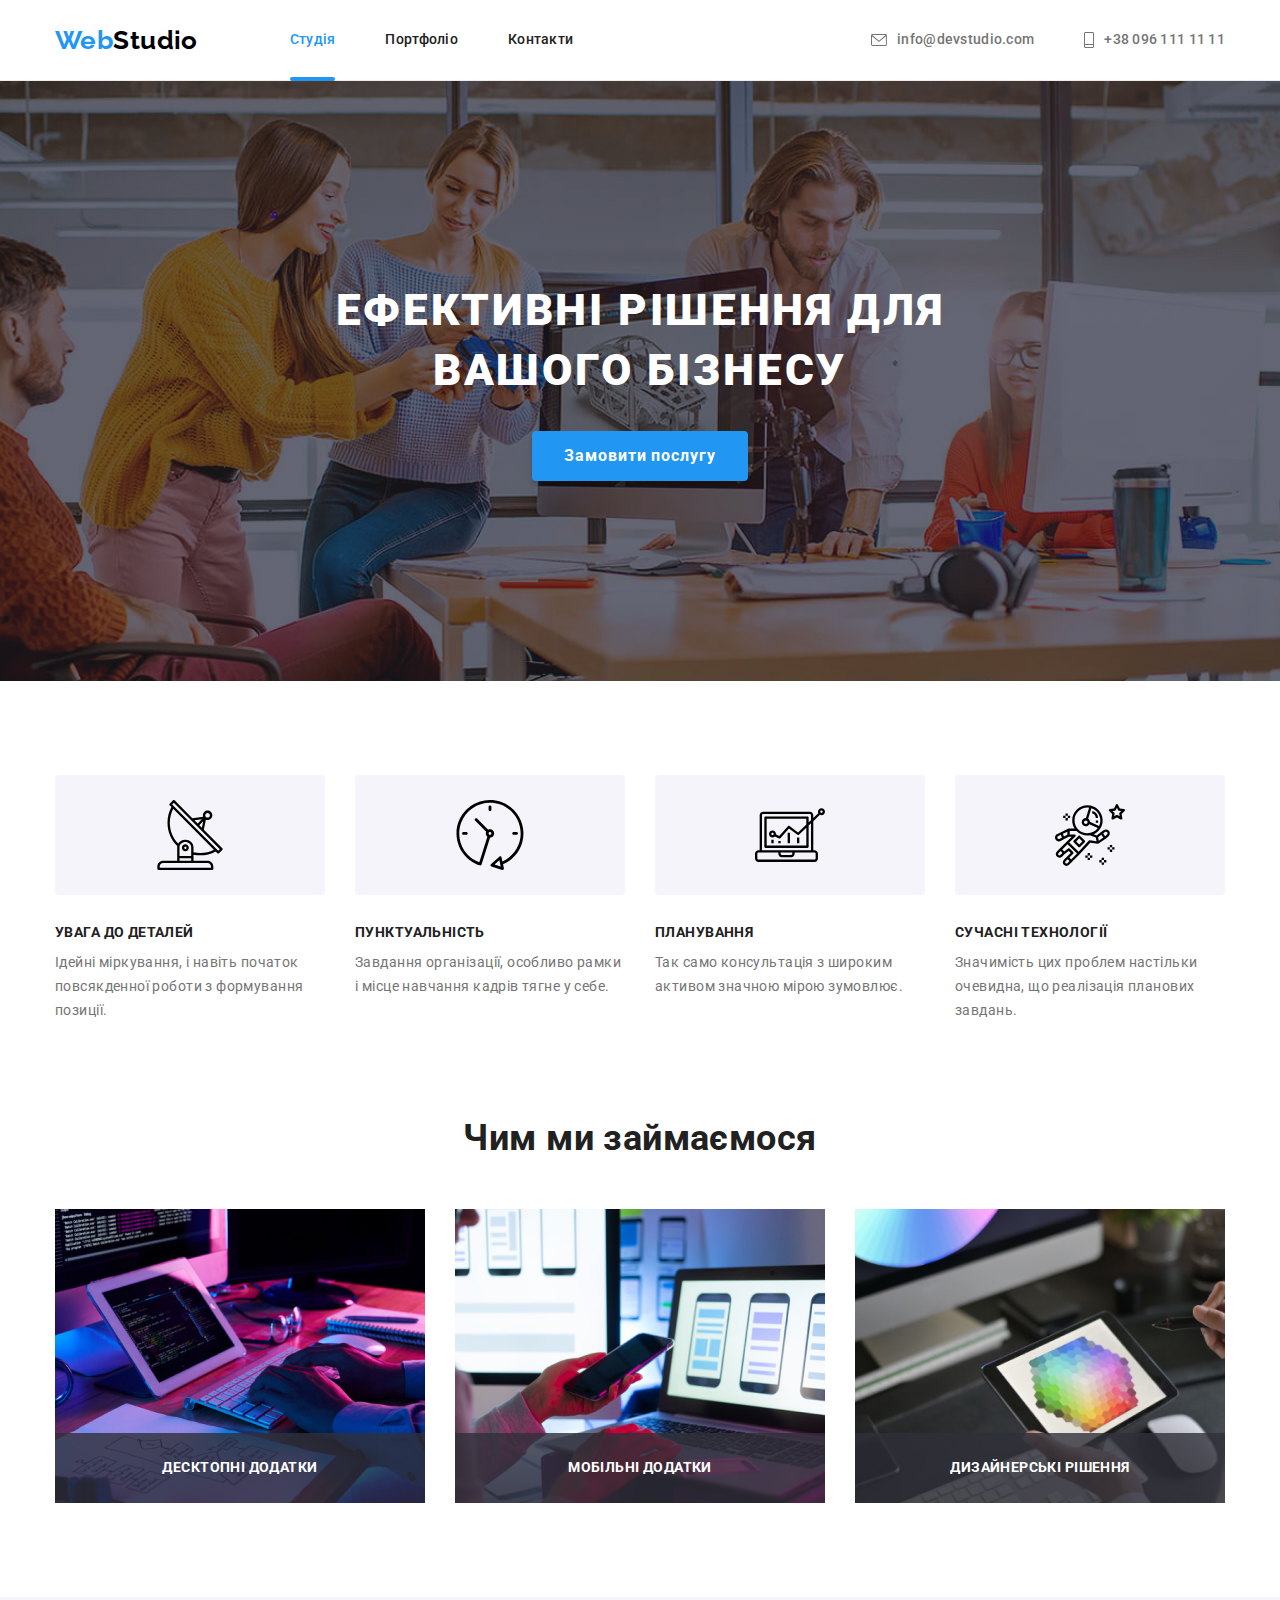
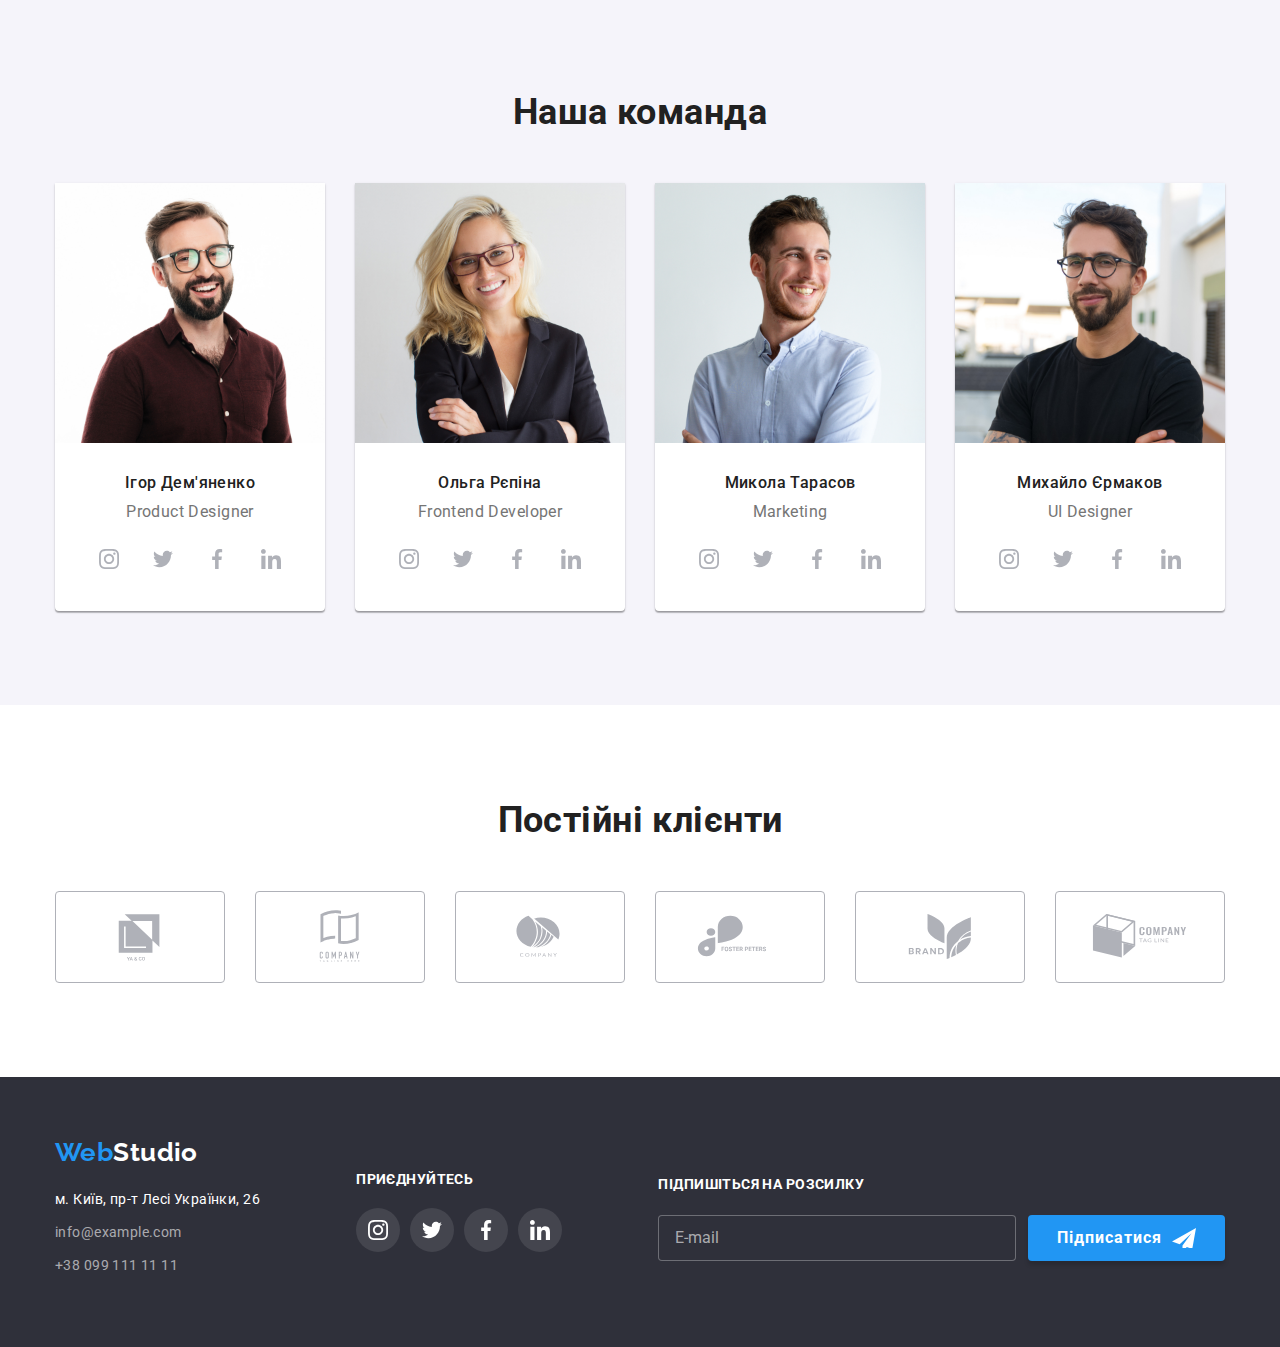
<file: index.html>
<!DOCTYPE html>
<html lang="uk">
  <head>
    <meta charset="UTF-8" />
    <meta http-equiv="X-UA-Compatible" content="IE=edge" />
    <meta name="viewport" content="width=device-width, initial-scale=1.0" />
    <title>WebStudio-7</title>
    <link
      href="https://fonts.googleapis.com/css2?family=Raleway:wght@700&family=Roboto:wght@400;500;700;900&display=swap"
      rel="stylesheet"
    />
    <link
      rel="stylesheet"
      href="https://cdnjs.cloudflare.com/ajax/libs/modern-normalize/1.1.0/modern-normalize.min.css"
    />
    <link rel="stylesheet" href="./css/main.min.css" />
  </head>
  <body>

    <!--Header-->
    <header class="header">
      <div class="header-container">
        <nav class="site-nav">
          <a href="./index.html" class="site-nav__logo"> <span class="site-nav__span">Web</span>Studio </a>

          <ul class="site-nav__list">
            <li class="site-nav__item">
              <a href="./index.html" class="site-nav__link site-nav__link--current">Студія</a>
            </li>
            <li class="site-nav__item">
              <a href="./portfolio.html" class="site-nav__link">Портфоліо</a>
            </li>
            <li class="site-nav__item"><a href="" class="site-nav__link">Контакти</a></li>
          </ul>
        </nav>

        <ul class="header-contact">
          <li class="header-contact__item">
            <a href="mailto:info@devstudio.com" class="header-contact__link">
              <svg class="header-contact__icon" width="16" height="12">
                <use href="./images/icons/icons.svg#mailto"></use>
              </svg>
              info@devstudio.com
            </a>
          </li>
          <li class="header-contact__item">
            <a href="tel:+380961111111" class="header-contact__link">
              <svg class="header-contact__icon" width="10" height="16">
                <use href="./images/icons/icons.svg#tel"></use>
              </svg>
              +38 096 111 11 11
            </a>
          </li>
        </ul>
      </div>
    </header>

    <main>
      <!--Hero section-->
      <section class="hero">
        <div class="hero-container">
          <h1 class="hero__title">Ефективні рішення для вашого бізнесу</h1>

          <button type="button" class="hero-button" data-modal-open>
            Замовити послугу
          </button>
        </div>
      </section>

      <!--Features section-->
      <section class="feature">
        <div class="feature-container">
          <h2 class="feature__hidden">Переваги</h2>
          <ul class="feature__list">
            <li class="feature__item">
              <div class="feature-thumb">
                <svg class="feature-thumb__icon" width="70" height="70">
                  <use href="./images/icons/icons.svg#antenna"></use>
                </svg>
              </div>
              <h3 class="feature__subtitle">УВАГА ДО ДЕТАЛЕЙ</h3>
              <p class="feature__text">
                Ідейні міркування, і навіть початок повсякденної роботи з
                формування позиції.
              </p>
            </li>
            <li class="feature__item">
              <div class="feature-thumb">
                <svg class="feature-thumb__icon" width="70" height="70">
                  <use href="./images/icons/icons.svg#clock"></use>
                </svg>
              </div>
              <h3 class="feature__subtitle">ПУНКТУАЛЬНІСТЬ</h3>
              <p class="feature__text">
                Завдання організації, особливо рамки і місце навчання кадрів
                тягне у себе.
              </p>
            </li>
            <li class="feature__item">
              <div class="feature-thumb">
                <svg class="feature-thumb__icon" width="70" height="70">
                  <use href="./images/icons/icons.svg#diagram"></use>
                </svg>
              </div>
              <h3 class="feature__subtitle">ПЛАНУВАННЯ</h3>
              <p class="feature__text">
                Так само консультація з широким активом значною мірою зумовлює.
              </p>
            </li>
            <li class="feature__item">
              <div class="feature-thumb">
                <svg class="feature-thumb__icon" width="70" height="70">
                  <use href="./images/icons/icons.svg#astronaut"></use>
                </svg>
              </div>
              <h3 class="feature__subtitle">СУЧАСНІ ТЕХНОЛОГІЇ</h3>
              <p class="feature__text">
                Значимість цих проблем настільки очевидна, що реалізація
                планових завдань.
              </p>
            </li>
          </ul>
        </div>
      </section>

      <!--Examples section-->
      <section class="examples">
        <div class="examples-container">
          <h2 class="examples__title">Чим ми займаємося</h2>
          <ul class="examples__list">
            <li class="examples__item">
              <img
                src="./images/img-1.jpg"
                alt="Руки друкують текст, який можна побачити на айпаді"
                width="370"
                height="294"
              />
              <p class="examples__text">Десктопні додатки</p>
            </li>
            <li class="examples__item">
              <img
                src="./images/img-2.jpg"
                alt="Телефон у руках, а на ноутбуці макети"
                width="370"
                height="294"
              />
              <p class="examples__text">Мобільні додатки</p>
            </li>
            <li class="examples__item">
              <img
                src="./images/img-3.jpg"
                alt="Руки з айпадом, у якому зображена сітка кольорів"
                width="370"
                height="294"
              />
              <p class="examples__text">Дизайнерські рішення</p>
            </li>
          </ul>
        </div>
      </section>

      <!--Team section-->
      <section class="team">
        <div class="team-container">
          <h2 class="team__title">Наша команда</h2>
          <ul class="team-list">
            <li class="team-list__main">
              <img
                src="./images/igor.jpg"
                alt="Ігор Демʼяненко - член команди"
                width="270"
                height="260"
              />
              <div class="team-cards">
                <h3 class="team-cards__subtitle">Ігор Дем'яненко</h3>
                <p class="team-cards__position">Product Designer</p>
                <ul class="team-cards__list">
                  <li class="team-cards__item">
                    <a
                      href="https://www.instagram.com/"
                      target="_blank"
                      class="team-cards__link"
                    >
                      <svg class="team-cards__icon">
                        <use href="./images/icons/icons.svg#instagram"></use>
                      </svg>
                    </a>
                  </li>
                  <li class="team-cards__item">
                    <a
                      href="https://www.twitter.com/"
                      target="_blank"
                      class="team-cards__link"
                    >
                      <svg class="team-cards__icon">
                        <use href="./images/icons/icons.svg#twitter"></use>
                      </svg>
                    </a>
                  </li>
                  <li class="team-cards__item">
                    <a
                      href="https://www.facebook.com/"
                      target="_blank"
                      class="team-cards__link"
                    >
                      <svg class="team-cards__icon">
                        <use href="./images/icons/icons.svg#facebook"></use>
                      </svg>
                    </a>
                  </li>
                  <li class="team-cards__item">
                    <a
                      href="https://www.linkedin.com/"
                      target="_blank"
                      class="team-cards__link"
                    >
                      <svg class="team-cards__icon">
                        <use href="./images/icons/icons.svg#linkedin"></use>
                      </svg>
                    </a>
                  </li>
                </ul>
              </div>
            </li>
            <li class="team-list__main">
              <img
                src="./images/olga.jpg"
                alt="Ольга Рєпіна - член команди"
                width="270"
                height="260"
              />
              <div class="team-cards">
                <h3 class="team-cards__subtitle">Ольга Рєпіна</h3>
                <p class="team-cards__position">Frontend Developer</p>
                <ul class="team-cards__list">
                  <li class="team-cards__item">
                    <a
                      href="https://www.instagram.com/"
                      target="_blank"
                      class="team-cards__link"
                    >
                      <svg class="team-cards__icon">
                        <use href="./images/icons/icons.svg#instagram"></use>
                      </svg>
                    </a>
                  </li>
                  <li class="team-cards__item">
                    <a
                      href="https://www.twitter.com/"
                      target="_blank"
                      class="team-cards__link"
                    >
                      <svg class="team-cards__icon">
                        <use href="./images/icons/icons.svg#twitter"></use>
                      </svg>
                    </a>
                  </li>
                  <li class="team-cards__item">
                    <a
                      href="https://www.facebook.com/"
                      target="_blank"
                      class="team-cards__link"
                    >
                      <svg class="team-cards__icon">
                        <use href="./images/icons/icons.svg#facebook"></use>
                      </svg>
                    </a>
                  </li>
                  <li class="team-cards__item">
                    <a
                      href="https://www.linkedin.com/"
                      target="_blank"
                      class="team-cards__link"
                    >
                      <svg class="team-cards__icon">
                        <use href="./images/icons/icons.svg#linkedin"></use>
                      </svg>
                    </a>
                  </li>
                </ul>
              </div>
            </li>
            <li class="team-list__main">
              <img
                src="./images/mykola.jpg"
                alt="Микола Тарасов - член команди"
                width="270"
                height="260"
              />
              <div class="team-cards">
                <h3 class="team-cards__subtitle">Микола Тарасов</h3>
                <p class="team-cards__position">Marketing</p>
                <ul class="team-cards__list">
                  <li class="team-cards__item">
                    <a
                      href="https://www.instagram.com/"
                      target="_blank"
                      class="team-cards__link"
                    >
                      <svg class="team-cards__icon">
                        <use href="./images/icons/icons.svg#instagram"></use>
                      </svg>
                    </a>
                  </li>
                  <li class="team-cards__item">
                    <a
                      href="https://www.twitter.com/"
                      target="_blank"
                      class="team-cards__link"
                    >
                      <svg class="team-cards__icon">
                        <use href="./images/icons/icons.svg#twitter"></use>
                      </svg>
                    </a>
                  </li>
                  <li class="team-cards__item">
                    <a
                      href="https://www.facebook.com/"
                      target="_blank"
                      class="team-cards__link"
                    >
                      <svg class="team-cards__icon">
                        <use href="./images/icons/icons.svg#facebook"></use>
                      </svg>
                    </a>
                  </li>
                  <li class="team-cards__item">
                    <a
                      href="https://www.linkedin.com/"
                      target="_blank"
                      class="team-cards__link"
                    >
                      <svg class="team-cards__icon">
                        <use href="./images/icons/icons.svg#linkedin"></use>
                      </svg>
                    </a>
                  </li>
                </ul>
              </div>
            </li>
            <li class="team-list__main">
              <img
                src="./images/myhaylo.jpg"
                alt="Михайло Єрмаков - член команди"
                width="270"
                height="260"
              />
              <div class="team-cards">
                <h3 class="team-cards__subtitle">Михайло Єрмаков</h3>
                <p class="team-cards__position">UI Designer</p>
                <ul class="team-cards__list">
                  <li class="team-cards__item">
                    <a
                      href="https://www.instagram.com/"
                      target="_blank"
                      class="team-cards__link"
                    >
                      <svg class="team-cards__icon">
                        <use href="./images/icons/icons.svg#instagram"></use>
                      </svg>
                    </a>
                  </li>
                  <li class="team-cards__item">
                    <a
                      href="https://www.twitter.com/"
                      target="_blank"
                      class="team-cards__link"
                    >
                      <svg class="team-cards__icon">
                        <use href="./images/icons/icons.svg#twitter"></use>
                      </svg>
                    </a>
                  </li>
                  <li class="team-cards__item">
                    <a
                      href="https://www.facebook.com/"
                      target="_blank"
                      class="team-cards__link"
                    >
                      <svg class="team-cards__icon">
                        <use href="./images/icons/icons.svg#facebook"></use>
                      </svg>
                    </a>
                  </li>
                  <li class="team-cards__item">
                    <a
                      href="https://www.linkedin.com/"
                      target="_blank"
                      class="team-cards__link"
                    >
                      <svg class="team-cards__icon">
                        <use href="./images/icons/icons.svg#linkedin"></use>
                      </svg>
                    </a>
                  </li>
                </ul>
              </div>
            </li>
          </ul>
        </div>
      </section>

      <!-- Clients section -->
      <section class="clients">
        <div class="clients-container">
          <h2 class="clients__title">Постійні клієнти</h2>
          <ul class="clients-list">
            <li class="clients-list__item">
              <a href="" class="clients-list__link">
                <svg class="clients-list__icon">
                  <use href="./images/icons/icons.svg#first-client"></use>
                </svg>
              </a>
            </li>
            <li class="clients-list__item">
              <a href="" class="clients-list__link">
                <svg class="clients-list__icon">
                  <use href="./images/icons/icons.svg#second-client"></use>
                </svg>
              </a>
            </li>
            <li class="clients-list__item">
              <a href="" class="clients-list__link">
                <svg class="clients-list__icon">
                  <use href="./images/icons/icons.svg#third-client"></use>
                </svg>
              </a>
            </li>
            <li class="clients-list__item">
              <a href="" class="clients-list__link">
                <svg class="clients-list__icon">
                  <use href="./images/icons/icons.svg#fourth-client"></use>
                </svg>
              </a>
            </li>
            <li class="clients-list__item">
              <a href="" class="clients-list__link">
                <svg class="clients-list__icon">
                  <use href="./images/icons/icons.svg#fifth-client"></use>
                </svg>
              </a>
            </li>
            <li class="clients-list__item">
              <a href="" class="clients-list__link">
                <svg class="clients-list__icon">
                  <use href="./images/icons/icons.svg#sixth-client"></use>
                </svg>
              </a>
            </li>
          </ul>
        </div>
      </section>
    </main>

    <!--Footer-->
    <footer class="footer">
      <div class="footer-container">
        <div class="footer-left">
          <a href="./index.html" class="footer-left__logo"> <span class="footer-left__span">Web</span>Studio </a>

          <address class="address">
            <ul class="address__list">
              <li class="address__item">
                <a href="https://maps.app.goo.gl/2RKLBcvgn1Kz6TnK7?g_st=it" class="address__link">м. Київ, пр-т Лесі Українки, 26</a>
              </li>
              <li class="address__item">
                <a href="mailto:info@example.com" class="address__link address__link--add"
                  >info@example.com</a
                >
              </li>
              <li class="address__item">
                <a href="tel:+380991111111" class="address__link address__link--add"
                  >+38 099 111 11 11</a
                >
              </li>
            </ul>
          </address>
        </div>
        <div class="footer-right">
          <h2 class="footer-right__title">Приєднуйтесь</h2>
          <ul class="footer-right__list">
            <li class="footer-right__item">
              <a
                href="https://www.instagram.com/"
                target="_blank"
                class="footer-right__link"
              >
                <svg class="footer-right__icon">
                  <use href="./images/icons/icons.svg#instagram"></use>
                </svg>
              </a>
            </li>
            <li class="footer-right__item">
              <a
                href="https://www.twitter.com/"
                target="_blank"
                class="footer-right__link"
              >
                <svg class="footer-right__icon">
                  <use href="./images/icons/icons.svg#twitter"></use>
                </svg>
              </a>
            </li>
            <li class="footer-right__item">
              <a
                href="https://www.facebook.com/"
                target="_blank"
                class="footer-right__link"
              >
                <svg class="footer-right__icon">
                  <use href="./images/icons/icons.svg#facebook"></use>
                </svg>
              </a>
            </li>
            <li class="footer-right__item">
              <a
                href="https://www.linkedin.com/"
                target="_blank"
                class="footer-right__link"
              >
                <svg class="footer-right__icon">
                  <use href="./images/icons/icons.svg#linkedin"></use>
                </svg>
              </a>
            </li>
          </ul>
        </div>
        <div class="footer-subscribe">
          <p class="footer-subscribe__text">Підпишіться на розсилку</p>
          <form action="" class="js-speaker-form">
            <div class="form-footer">
              <label for="mail" class="form-footer__label"></label>
              <input type="email" name="mail" id="mail" class="form-footer__input" placeholder="E-mail"/>
              <button type="submit" class="form-footer__button">Підписатися</button>
            </div>
          </form>
        </div>
    </footer>

    <!-- Modal -->
    <div class="backdrop is-hidden" data-modal>
      <div class="modal">
        <h2 class="modal__title">Залиште свої дані, ми вам передзвонимо</h2>
        <button type="button" class="modal__button" data-modal-close>
          <svg class="modal__icon">
            <use href="./images/icons/icons.svg#vector"></use>
          </svg>
        </button>
        <form action="" class="js-speaker-form">
          <div class="form-field">
            <label for="name" class="form-field__label">Ім'я</label>
            <input type="text" name="name" id="name" class="form-field__input" />
            <svg class="form-field__icon" width="12" height="12">
              <use href="./images/icons/modal-icons.svg#name"></use>
            </svg>
          </div>
          <div class="form-field">
            <label for="tel" class="form-field__label">Телефон</label>
            <input type="tel" name="tel" id="tel" class="form-field__input" />
            <svg class="form-field__icon" width="13" height="13">
              <use href="./images/icons/modal-icons.svg#telef"></use>
            </svg>
          </div>

          <div class="form-field">
            <label for="email" class="form-field__label">Пошта</label>
            <input type="email" name="email" id="email" class="form-field__input" />
            <svg class="form-field__icon" width="15" height="12">
              <use href="./images/icons/modal-icons.svg#mail"></use>
            </svg>
          </div>

          <div class="form-field form-field--comm">
            <label for="comment" class="form-field__label">Коментар</label>
            <textarea
              name="comment"
              id="comment"
              placeholder="Введіть текст"
              cols="30"
              rows="10"
              class="form-field__comment"
            ></textarea>
          </div>

          <div class="form-field form-field--term">
            <label for="terms" class="form-field__label form-field__label--term">
              <input
                type="checkbox"
                name="terms"
                id="terms"
                class="form-field__checkbox"
              />
              <span class="form-field__icon--check"></span>
              Погоджуюся з розсилкою та приймаю
              <a class="form-field__link" href="">Умови договору</a>
            </label>
          </div>

          <button type="submit" class="form-field__button">Відправити</button>
        </form>
      </div>
    </div>

    <script src="./js/modal.js"></script>
  </body>
</html>
</file>
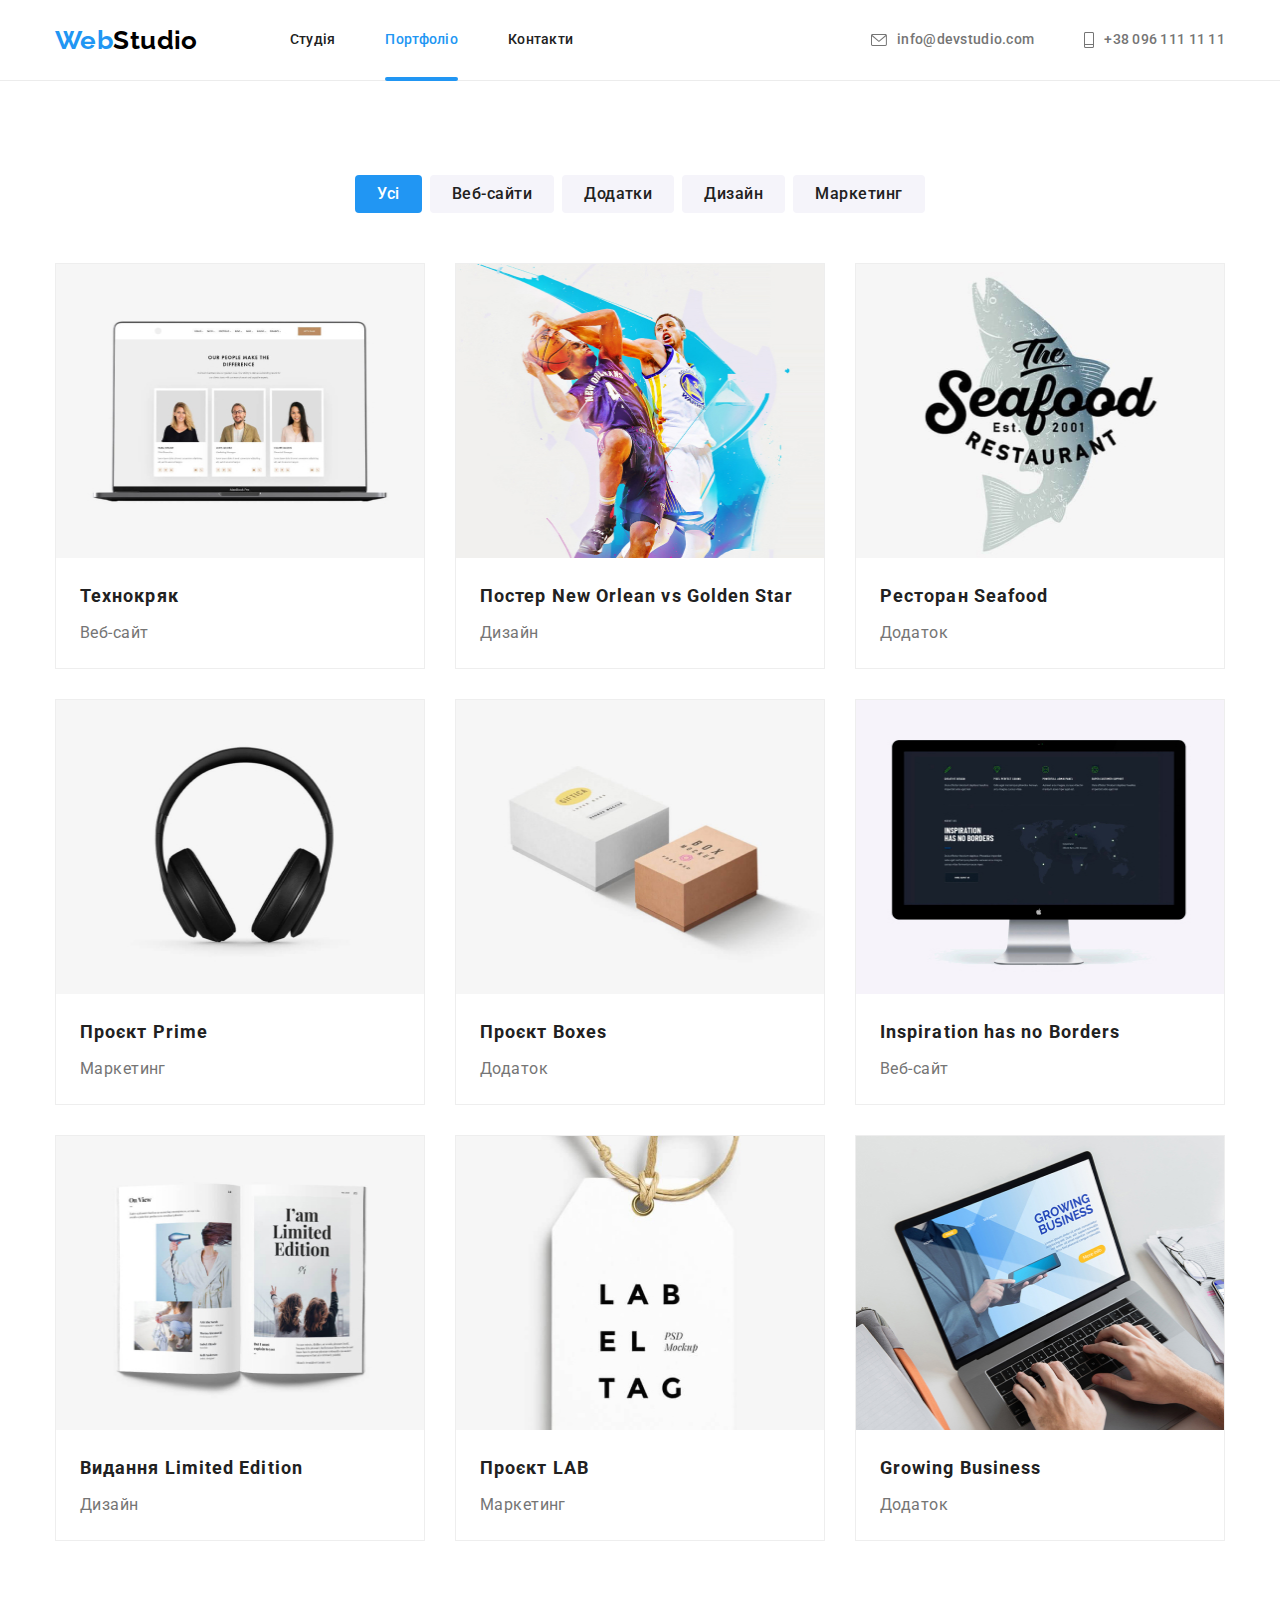
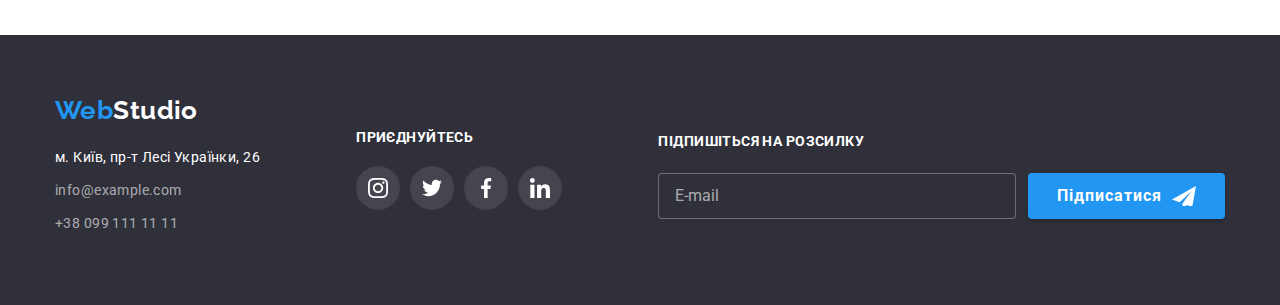
<file: portfolio.html>
<!DOCTYPE html>
<html lang="uk">
  <head>
    <meta charset="UTF-8" />
    <meta http-equiv="X-UA-Compatible" content="IE=edge" />
    <meta name="viewport" content="width=device-width, initial-scale=1.0" />
    <title>WebStudio-7</title>

    <link
    href="https://fonts.googleapis.com/css2?family=Raleway:wght@700&family=Roboto:wght@400;500;700;900&display=swap"
    rel="stylesheet"
  />
    <link
      rel="stylesheet"
      href="https://cdnjs.cloudflare.com/ajax/libs/modern-normalize/1.1.0/modern-normalize.min.css"
    />
    <link rel="stylesheet" href="./css/main.min.css" />
  </head>
  <body>

    <!--Header-->
    <header class="header">
      <div class="header-container">
        <nav class="site-nav">
          <a href="./index.html" class="site-nav__logo"> <span class="site-nav__span">Web</span>Studio </a>

          <ul class="site-nav__list">
            <li class="site-nav__item">
              <a href="./index.html" class="site-nav__link">Студія</a>
            </li>
            <li class="site-nav__item">
              <a href="./portfolio.html" class="site-nav__link site-nav__link--current">Портфоліо</a>
            </li>
            <li class="site-nav__item"><a href="" class="site-nav__link">Контакти</a></li>
          </ul>
        </nav>

        <ul class="header-contact">
          <li class="header-contact__item">
            <a href="mailto:info@devstudio.com" class="header-contact__link">
              <svg class="header-contact__icon" width="16" height="12">
                <use href="./images/icons/icons.svg#mailto"></use>
              </svg>
              info@devstudio.com
            </a>
          </li>
          <li class="header-contact__item">
            <a href="tel:+380961111111" class="header-contact__link">
              <svg class="header-contact__icon" width="10" height="16">
                <use href="./images/icons/icons.svg#tel"></use>
              </svg>
              +38 096 111 11 11
            </a>
          </li>
        </ul>
      </div>
    </header>

    <main>
      <section class="portfolio">
        <div class="portfolio-container">
          <h1 class="portfolio__title">Портфоліо</h1>
          <ul class="filtration__list">
            <li class="filtration__item"><button type="button" class="filtration__button filtration__button--current">Усі</button></li>
            <li class="filtration__item"><button type="button" class="filtration__button">Веб-сайти</button></li>
            <li class="filtration__item"><button type="button" class="filtration__button">Додатки</button></li>
            <li class="filtration__item"><button type="button" class="filtration__button">Дизайн</button></li>
            <li class="filtration__item"><button type="button" class="filtration__button">Маркетинг</button></li>
          </ul>

          <ul class="works__list">
            <li class="works-list__item">
              <div class="work-overlay">
                <a href="" class="work-overlay__link">
                  <div class="work-description">
                    <img
                    src="./images/portfolio-1.jpg"
                    alt="Макет сайту на ноутбуці"
                    width="370"
                    height="294"
                   />
                    <div class="work-overlay__description">
                      <p class="work-overlay__text">Ресурс пропонує комплексні пропозиції з різним рівнем функціоналу та сервісів. Все це дозволить відвідувачу отримати вичерпні відомості про компанію чи приватну особу.</p>
                    </div>
                  </div>
                    <div class="work-cards">
                      <h2 class="work-cards__title">Технокряк</h2>
                      <p class="work-cards__text">Веб-сайт</p>
                    </div>
                </a>
              </div>
            </li>
            <li class="works-list__item">
              <div class="work-overlay">
                <a href="" class="work-overlay__link">
                  <div class="work-description">
                    <img
                    src="./images/portfolio-2.jpg"
                    alt="Два баскетболісти та мʼяч"
                    width="370"
                    height="294"
                   />
                    <div class="work-overlay__description">
                      <p class="work-overlay__text">Ресурс пропонує комплексні пропозиції з різним рівнем функціоналу та сервісів. Все це дозволить відвідувачу отримати вичерпні відомості про компанію чи приватну особу.</p>
                    </div>
                  </div>
                    <div class="work-cards">
                      <h2 class="work-cards__title">
                        Постер New Orlean vs Golden Star
                      </h2>
                      <p class="work-cards__text">Дизайн</p>
                    </div>
                </a>
              </div>
            </li>
            <li class="works-list__item">
              <div class="work-overlay">
                <a href="" class="work-overlay__link">
                  <div class="work-description">
                    <img
                    src="./images/portfolio-3.jpg"
                    alt="Лого рибного ресторану"
                    width="370"
                    height="294"
                   />
                    <div class="work-overlay__description">
                      <p class="work-overlay__text">Ресурс пропонує комплексні пропозиції з різним рівнем функціоналу та сервісів. Все це дозволить відвідувачу отримати вичерпні відомості про компанію чи приватну особу.</p>
                    </div>
                  </div>
                    <div class="work-cards">
                        <h2 class="work-cards__title">Ресторан Seafood</h2>
                        <p class="work-cards__text">Додаток</p>
                    </div>
                </a>
              </div>
            </li>
            <li class="works-list__item">
              <div class="work-overlay">
                <a href="" class="work-overlay__link">
                  <div class="work-description">
                    <img
                    src="./images/portfolio-4.jpg"
                    alt="Навушники"
                    width="370"
                    height="294"
                   />
                    <div class="work-overlay__description">
                      <p class="work-overlay__text">Ресурс пропонує комплексні пропозиції з різним рівнем функціоналу та сервісів. Все це дозволить відвідувачу отримати вичерпні відомості про компанію чи приватну особу.</p>
                    </div>
                  </div>
                    <div class="work-cards">
                        <h2 class="work-cards__title">Проєкт Prime</h2>
                        <p class="work-cards__text">Маркетинг</p>
                    </div>
                </a>
              </div>
            </li>
            <li class="works-list__item">
              <div class="work-overlay">
                <a href="" class="work-overlay__link">
                  <div class="work-description">
                    <img
                    src="./images/portfolio-5.jpg"
                    alt="Макет двух боксів"
                    width="370"
                    height="294"
                   />
                    <div class="work-overlay__description">
                      <p class="work-overlay__text">Ресурс пропонує комплексні пропозиції з різним рівнем функціоналу та сервісів. Все це дозволить відвідувачу отримати вичерпні відомості про компанію чи приватну особу.</p>
                    </div>
                  </div>
                    <div class="work-cards">
                        <h2 class="work-cards__title">Проєкт Boxes</h2>
                        <p class="work-cards__text">Додаток</p>
                    </div>
                </a>
              </div>
            </li>
            <li class="works-list__item">
              <div class="work-overlay">
                <a href="" class="work-overlay__link">
                  <div class="work-description">
                    <img
                    src="./images/portfolio-6.jpg"
                    alt="Монітор з зображенням сайту"
                    width="370"
                    height="294"
                   />
                    <div class="work-overlay__description">
                      <p class="work-overlay__text">Ресурс пропонує комплексні пропозиції з різним рівнем функціоналу та сервісів. Все це дозволить відвідувачу отримати вичерпні відомості про компанію чи приватну особу.</p>
                    </div>
                  </div>
                    <div class="work-cards">
                        <h2 class="work-cards__title">Inspiration has no Borders</h2>
                        <p class="work-cards__text">Веб-сайт</p>
                    </div>
                </a>
              </div>
            </li>
            <li class="works-list__item">
              <div class="work-overlay">
                <a href="" class="work-overlay__link">
                  <div class="work-description">
                    <img
                    src="./images/portfolio-7.jpg"
                    alt="Відкрита книга зі статею"
                    width="370"
                    height="294"
                   />
                    <div class="work-overlay__description">
                      <p class="work-overlay__text">Ресурс пропонує комплексні пропозиції з різним рівнем функціоналу та сервісів. Все це дозволить відвідувачу отримати вичерпні відомості про компанію чи приватну особу.</p>
                    </div>
                  </div>
                    <div class="work-cards">
                        <h2 class="work-cards__title">Видання Limited Edition</h2>
                        <p class="work-cards__text">Дизайн</p>
                    </div>
                </a>
              </div>
            </li>
            <li class="works-list__item">
              <div class="work-overlay">
                <a href="" class="work-overlay__link">
                  <div class="work-description">
                    <img
                    src="./images/portfolio-8.jpg"
                    alt="Лейбл з логотипом"
                    width="370"
                    height="294"
                   />
                    <div class="work-overlay__description">
                      <p class="work-overlay__text">Ресурс пропонує комплексні пропозиції з різним рівнем функціоналу та сервісів. Все це дозволить відвідувачу отримати вичерпні відомості про компанію чи приватну особу.</p>
                    </div>
                  </div>
                    <div class="work-cards">
                        <h2 class="work-cards__title">Проєкт LAB</h2>
                        <p class="work-cards__text">Маркетинг</p>
                    </div>
                </a>
              </div>
            </li>
            <li class="works-list__item">
              <div class="work-overlay">
                <a href="" class="work-overlay__link">
                  <div class="work-description">
                    <img
                    src="./images/portfolio-9.jpg"
                    alt="Ноутбук з презентацією"
                    width="370"
                    height="294"
                   />
                    <div class="work-overlay__description">
                      <p class="work-overlay__text">Ресурс пропонує комплексні пропозиції з різним рівнем функціоналу та сервісів. Все це дозволить відвідувачу отримати вичерпні відомості про компанію чи приватну особу.</p>
                    </div>
                  </div>
                    <div class="work-cards">
                        <h2 class="work-cards__title">Growing Business</h2>
                        <p class="work-cards__text">Додаток</p>
                    </div>
                </a>
              </div>
            </li>
          </ul>
        </div>
      </section>
    </main>

    <!--Footer-->
    <footer class="footer">
      <div class="footer-container">
        <div class="footer-left">
          <a href="./index.html" class="footer-left__logo"> <span class="footer-left__span">Web</span>Studio </a>

          <address class="address">
            <ul class="address__list">
              <li class="address__item">
                <a href="https://maps.app.goo.gl/2RKLBcvgn1Kz6TnK7?g_st=it" class="address__link">м. Київ, пр-т Лесі Українки, 26</a>
              </li>
              <li class="address__item">
                <a href="mailto:info@example.com" class="address__link address__link--add"
                  >info@example.com</a
                >
              </li>
              <li class="address__item">
                <a href="tel:+380991111111" class="address__link address__link--add"
                  >+38 099 111 11 11</a
                >
              </li>
            </ul>
          </address>
        </div>
        <div class="footer-right">
          <h2 class="footer-right__title">Приєднуйтесь</h2>
          <ul class="footer-right__list">
            <li class="footer-right__item">
              <a
                href="https://www.instagram.com/"
                target="_blank"
                class="footer-right__link"
              >
                <svg class="footer-right__icon">
                  <use href="./images/icons/icons.svg#instagram"></use>
                </svg>
              </a>
            </li>
            <li class="footer-right__item">
              <a
                href="https://www.twitter.com/"
                target="_blank"
                class="footer-right__link"
              >
                <svg class="footer-right__icon">
                  <use href="./images/icons/icons.svg#twitter"></use>
                </svg>
              </a>
            </li>
            <li class="footer-right__item">
              <a
                href="https://www.facebook.com/"
                target="_blank"
                class="footer-right__link"
              >
                <svg class="footer-right__icon">
                  <use href="./images/icons/icons.svg#facebook"></use>
                </svg>
              </a>
            </li>
            <li class="footer-right__item">
              <a
                href="https://www.linkedin.com/"
                target="_blank"
                class="footer-right__link"
              >
                <svg class="footer-right__icon">
                  <use href="./images/icons/icons.svg#linkedin"></use>
                </svg>
              </a>
            </li>
          </ul>
        </div>
        <div class="footer-subscribe">
          <p class="footer-subscribe__text">Підпишіться на розсилку</p>
          <form action="" class="js-speaker-form">
            <div class="form-footer">
              <label for="mail" class="form-footer__label"></label>
              <input type="email" name="mail" id="mail" class="form-footer__input" placeholder="E-mail"/>
              <button type="submit" class="form-footer__button">Підписатися</button>
            </div>
          </form>
        </div>
    </footer>

  </body>
</html>
</file>
<file: css/main.min.css>
.footer-right__list,.address__list,.works__list,.filtration__list,.clients-list,.team-cards__list,.team-list,.examples__list,.feature__list,.header-contact,.site-nav__list{margin:0;padding:0;list-style:none}.footer-right__link,.address__link,.footer-left__logo,.work-overlay__link,.clients-list__link,.team-cards__link,.header-contact__link,.site-nav__link,.site-nav__logo,.form-field__link{text-decoration:none}.form-footer__button,.filtration__button,.hero-button,.form-field__button,.modal__button{border-radius:4px;border-width:0}.footer-container,.portfolio-container,.clients-container,.team-container,.examples-container,.feature-container,.header-container{width:1200px;padding:0 15px;margin:0 auto}.portfolio__title,.feature__hidden{position:absolute;width:1px;height:1px;margin:-1px;border:0;padding:0;white-space:nowrap;clip-path:inset(100%);clip:rect(0 0 0 0);overflow:hidden}.team__title,.examples__title{margin-bottom:50px;color:#212121;font-size:36px;line-height:1.17;text-align:center}.footer-left__logo,.site-nav__logo{font-family:Raleway;font-weight:700;font-size:26px;line-height:1.19}.footer-right__link,.team-cards__link{display:flex;align-items:center;justify-content:center;width:44px;height:44px;border-radius:50%;color:#afb1b8}.footer-right__icon,.team-cards__icon{width:20px;height:20px;fill:currentColor}body{background-color:#fff;color:#757575;font-family:Roboto,sans-serif;letter-spacing:.03em;font-size:14px}html{box-sizing:border-box}*,*::before,*::after{box-sizing:inherit}section{padding:94px 0}img{display:block;max-width:100%}h1,h2,h3,h4,h5,h6,p{margin-top:0;margin-bottom:0}.backdrop{display:flex;align-items:center;justify-content:center;transition:opacity 250ms cubic-bezier(0.4, 0, 0.2, 1),visibility 250ms cubic-bezier(0.4, 0, 0.2, 1);position:fixed;top:0;left:0;width:100%;height:100%;background-color:rgba(0,0,0,.2)}.backdrop.is-hidden{opacity:0;pointer-events:none;visibility:hidden}.modal{transition:transform 250ms cubic-bezier(0.4, 0, 0.2, 1);position:absolute;top:50%;left:50%;padding:48px 40px;min-width:528px;background-color:#fff;transform:translate(-50%, -50%) scale(1)}.backdrop.is-hidden .modal{transform:translate(-50%, -50%) scale(0.5)}.modal__icon{width:11px;height:11px;fill:currentColor}.modal__button{display:flex;align-items:center;justify-content:center;transition:color 250ms cubic-bezier(0.4, 0, 0.2, 1);position:absolute;padding:0;right:8px;top:8px;cursor:pointer;background-color:#fff;border-radius:50%;width:30px;height:30px;border:1px solid rgba(0,0,0,.1)}.modal__button:hover,.modal__button .close-btn:focus{color:#2196f3}.modal__title{font-size:20px;line-height:1.15;margin-bottom:12px;text-align:center;color:#212121}.js-speaker-form{width:100%}.form-field{display:flex;flex-direction:column;margin-bottom:10px;position:relative}.form-field__label{font-size:12px;line-height:1.17;letter-spacing:.01em}.form-field__label:not(:last-child){margin-bottom:4px}.form-field__input{transition:border-color 250ms cubic-bezier(0.4, 0, 0.2, 1);padding:11px 42px;height:40px;width:100%;border:1px solid rgba(33,33,33,.2);border-radius:4px}.form-field__input:focus{outline:none;border-color:#2196f3}.form-field__icon{transition:fill 250ms cubic-bezier(0.4, 0, 0.2, 1);position:absolute;top:50%;left:15px;display:inline-block;width:18px;height:18px}.form-field--comm{margin-bottom:20px}textarea{transition:border-color 250ms cubic-bezier(0.4, 0, 0.2, 1);resize:none;margin:0;padding:12px 16px;height:120px;border:1px solid rgba(33,33,33,.2);border-radius:4px;font-size:12px;line-height:1.17;letter-spacing:.01em}textarea:focus{border-color:#2196f3;outline:none}.form-field__comment::placeholder{color:rgba(117,117,117,.5)}.form-field--term{margin-bottom:30px}.form-field__label--term{display:flex;align-items:center;justify-content:center;font-size:14px;line-height:1.71}.form-field__checkbox{position:absolute;width:1px;height:1px;margin:-1px;padding:0;overflow:hidden;border:0;clip:rect(0 0 0 0)}.form-field__icon--check{display:inline-block;width:16px;height:15px;border:2px solid #212121;border-radius:2px;margin-right:7px}.form-field__checkbox:checked+.form-field__icon--check{background-image:url(../images/icons/term.svg);background-position:center;background-repeat:no-repeat;background-color:#2196f3;background-origin:border-box;border-color:#2196f3}.form-field__link{margin-left:4px;color:#2196f3}.form-field__button{padding:10px 32px;margin:0 auto;display:block;text-align:center;min-width:216px;background-color:#2196f3;color:#fff;box-shadow:0px 4px 4px rgba(0,0,0,.15);cursor:pointer;font-family:inherit;font-weight:700;font-size:16px;line-height:1.88;letter-spacing:.06em}.form .form-field__button:focus,.form .form-field__button:hover{background-color:#188ce8;box-shadow:0px 4px 4px rgba(0,0,0,.15)}.form-input:focus~.modal-icon{fill:#2196f3}.header{background-color:#fff;border-bottom:1px solid #ececec}.header-container{display:flex;align-items:center}.site-nav{display:flex;align-items:center}.site-nav__logo{margin-right:92px;color:#000}.site-nav__span{color:#2196f3}.site-nav__list{display:flex}.site-nav__item:not(:first-child){margin-left:50px}.site-nav__link{transition:color 250ms cubic-bezier(0.4, 0, 0.2, 1);display:block;padding:32px 0;position:relative;color:#212121;font-weight:500;line-height:1.14;letter-spacing:.02em}.site-nav__link:hover,.site-nav__link:focus{color:#2196f3}.site-nav__link--current{color:#2196f3}.site-nav__link--current::after{content:"";display:block;position:absolute;background-color:#2196f3;height:4px;border-radius:2px;bottom:-1px;width:100%}.header-contact{display:flex;margin-left:auto;align-items:center}.header-contact__item:not(:first-child){margin-left:50px}.header-contact__link{transition:color 250ms cubic-bezier(0.4, 0, 0.2, 1);display:flex;align-items:center;padding:32px 0;color:#757575;font-weight:500;line-height:1.14;letter-spacing:.02em}.header-contact__link:hover,.header-contact__link:focus{color:#2196f3}.header-contact__icon{fill:currentColor;margin-right:10px}.hero{padding:200px 0;max-width:1600px;min-height:600px;margin:0 auto;background-size:cover;background-repeat:no-repeat;background-position:center;background-color:#2f303a;background-image:linear-gradient(rgba(47, 48, 58, 0.4), rgba(47, 48, 58, 0.4)),url(../images/bg-1.jpg)}.hero__title{margin:0 auto;margin-bottom:30px;width:696px;color:#fff;font-weight:900;font-size:44px;line-height:1.36;text-align:center;letter-spacing:.06em;text-transform:uppercase}.hero-button{transition:background-color 250ms cubic-bezier(0.4, 0, 0.2, 1);padding:10px 32px;margin:0 auto;display:block;background-color:#2196f3;color:#fff;cursor:pointer;box-shadow:0px 4px 4px rgba(0,0,0,.15);min-width:216px;font-family:inherit;font-weight:700;font-size:16px;line-height:1.88;letter-spacing:.06em;text-align:center}.hero-button:focus,.hero-button:hover{background-color:#188ce8}.feature-container{justify-content:space-between;align-items:center;margin:0 auto}.feature__list{display:flex}.feature-thumb{display:flex;align-items:center;justify-content:center;height:120px;background-color:#f5f4fa;margin-bottom:30px;border-radius:4px}.feature__item{width:270px}.feature__item:not(:first-child){margin-left:30px}.feature__subtitle{margin-bottom:10px;color:#212121;font-size:14px;font-weight:700;line-height:1.14;text-transform:uppercase}.feature__text{line-height:1.71}.examples{padding-top:0}.examples__list{display:flex;padding-bottom:0;margin-right:0}.examples__item{position:relative}.examples__item:not(:first-child){margin-left:30px}.examples__text{width:100%;position:absolute;bottom:0;left:0;padding:27px 0px;font-weight:700;font-size:14px;line-height:1.14;text-align:center;text-transform:uppercase;color:#fff;background-color:rgba(47,48,58,.8)}.team{background-color:#f5f4fa}.team-list{display:flex;padding-bottom:0;align-items:center;margin:0 auto}.team-list__main{background-color:#fff;box-shadow:0px 1px 3px rgba(0,0,0,.12),0px 1px 1px rgba(0,0,0,.14),0px 2px 1px rgba(0,0,0,.2);border-radius:0px 0px 4px 4px;text-align:center;min-height:368px}.team-list__main:not(:first-child){margin-left:30px}.team-cards{padding:30px 0}.team-cards__subtitle{margin-bottom:10px;color:#212121;font-weight:500;font-size:16px;line-height:1.19}.team-cards__position{margin-bottom:16px;font-size:16px;line-height:1.19}.team-cards__list{display:flex;justify-content:center}.team-cards__item:not(:last-child){margin-right:10px}.team-cards__link{transition:color 250ms cubic-bezier(0.4, 0, 0.2, 1),background-color 250ms cubic-bezier(0.4, 0, 0.2, 1)}.team-cards__link:hover,.team-cards__link .team .social-link:focus{color:#fff;background-color:#2196f3}.clients__title{margin-bottom:50px;font-size:36px;line-height:1.17;text-align:center;color:#212121}.clients-list{display:flex;align-items:center;justify-content:center}.clients-list__item:not(:first-child){margin-left:30px}.clients-list__link{display:flex;align-items:center;justify-content:center;transition:border 250ms cubic-bezier(0.4, 0, 0.2, 1),color 250ms cubic-bezier(0.4, 0, 0.2, 1);color:#afb1b8;width:170px;height:92px;border:1px solid #afb1b8;border-radius:4px;width:170px;height:92px}.clients-list__link:hover,.clients-list__link:focus{border-color:#2196f3;color:#2196f3}.clients-list__icon{width:106px;height:60px;fill:currentColor}.filtration__list{display:flex;align-items:center;justify-content:center;margin:0 auto;margin-bottom:50px}.filtration__button{transition:color 250ms cubic-bezier(0.4, 0, 0.2, 1),background-color 250ms cubic-bezier(0.4, 0, 0.2, 1),box-shadow 250ms cubic-bezier(0.4, 0, 0.2, 1);padding:6px 22px;background-color:#f5f4fa;color:#212121;cursor:pointer;font-family:inherit;font-weight:500;font-size:16px;line-height:1.62;letter-spacing:.03em;text-align:center}.filtration__button:hover,.filtration__button:focus{background-color:#2196f3;color:#fff;box-shadow:0px 3px 1px rgba(0,0,0,.1),0px 1px 2px rgba(0,0,0,.08),0px 2px 2px rgba(0,0,0,.12)}.filtration__button--current{background-color:#2196f3;color:#fff}.filtration__item:not(:first-child){margin-left:8px}.works__list{display:flex;flex-wrap:wrap;margin:0 auto}.works-list__item{margin-right:30px;margin-bottom:30px;min-height:404px;max-width:370px;background:#fff;border:1px solid #eee}.works-list__item:nth-child(3n){margin-right:0}.works-list__item:nth-last-child(-n+3){margin-bottom:0}.work-overlay__link{transition:box-shadow 250ms cubic-bezier(0.4, 0, 0.2, 1);display:block}.work-overlay__link:hover,.work-overlay__link:focus{box-shadow:0px 3px 1px rgba(0,0,0,.1),0px 1px 2px rgba(0,0,0,.08),0px 2px 2px rgba(0,0,0,.12)}.work-description{position:relative;overflow:hidden}.work-overlay__description{transition:transform 250ms cubic-bezier(0.4, 0, 0.2, 1);position:absolute;width:100%;height:100%;top:0;left:0;background-color:rgba(33,150,243,.9);transform:translateY(101%)}.work-overlay:hover .work-overlay__description,.work-overlay:focus .work-overlay__description{transform:translateY(0)}.work-overlay__text{padding:63px 24px;font-size:18px;line-height:1.56;color:#fff}.work-cards{padding:20px 24px}.work-cards__title{margin-bottom:4px;color:#212121;font-size:18px;line-height:2;letter-spacing:.06em}.work-cards__text{font-size:16px;line-height:1.88;color:#757575}.footer{padding:60px 0;background-color:#2f303a}.footer-container{display:flex;align-items:center;justify-content:space-between}.footer-left__logo{margin-bottom:20px;display:block;color:#fff}.footer-left__span{color:#2196f3}.address__item:not(last-child){margin-bottom:9px}.address__link{display:block;color:#fff;line-height:1.71;font-style:normal}.address__link--add{transition:color 250ms cubic-bezier(0.4, 0, 0.2, 1);color:rgba(255,255,255,.6)}.address__link--add:hover,.address__link--add:focus{color:#2196f3}.footer-right__title{margin-bottom:20px;text-transform:uppercase;font-size:14px;line-height:1.14;color:#fff}.footer-right__list{display:flex}.footer-right__item:not(:last-child){margin-right:10px}.footer-right__link{transition:background-color 250ms cubic-bezier(0.4, 0, 0.2, 1);background-color:rgba(255,255,255,.1)}.footer-right__link:hover,.footer-right__link:focus{color:#fff;background-color:#2196f3}.footer-right__icon{fill:#fff}.form-footer{display:flex}.footer-subscribe__text{padding:20px 0px 10px 0px;margin-bottom:20px;margin-top:0;font-weight:700;font-size:14px;line-height:1.14px;text-transform:uppercase;color:#fff}.form-footer__input{transition:#ececec 250ms cubic-bezier(0.4, 0, 0.2, 1);width:358px;margin:0;padding:13px 16px;border-radius:4px;border:1px solid rgba(255,255,255,.3);background-color:#2f303a;color:#fff}.form-footer__input::placeholder{color:rgba(255,255,255,.6);font-family:inherit;font-size:100%;font-size:16px;line-height:1.15}.form-footer__button{display:inline-flex;align-items:center;justify-content:center;transition:background-color 250ms cubic-bezier(0.4, 0, 0.2, 1);border:none;margin:0;padding:8px 29px;border-radius:4px;background-color:#2196f3;box-shadow:0px 4px 4px rgba(0,0,0,.15);color:#fff;font-family:inherit;font-style:normal;font-weight:700;font-size:16px;line-height:1.87;letter-spacing:.06em;cursor:pointer;min-height:43px;margin-left:12px}.form-footer__button:hover,.form-footer__button:focus{background-color:#188ce8}.form-footer__button::after{content:"";display:inline-block;width:24px;height:20px;margin-left:10px;background-image:url(../images/icons/send.svg)}/*# sourceMappingURL=main.min.css.map */
</file>
